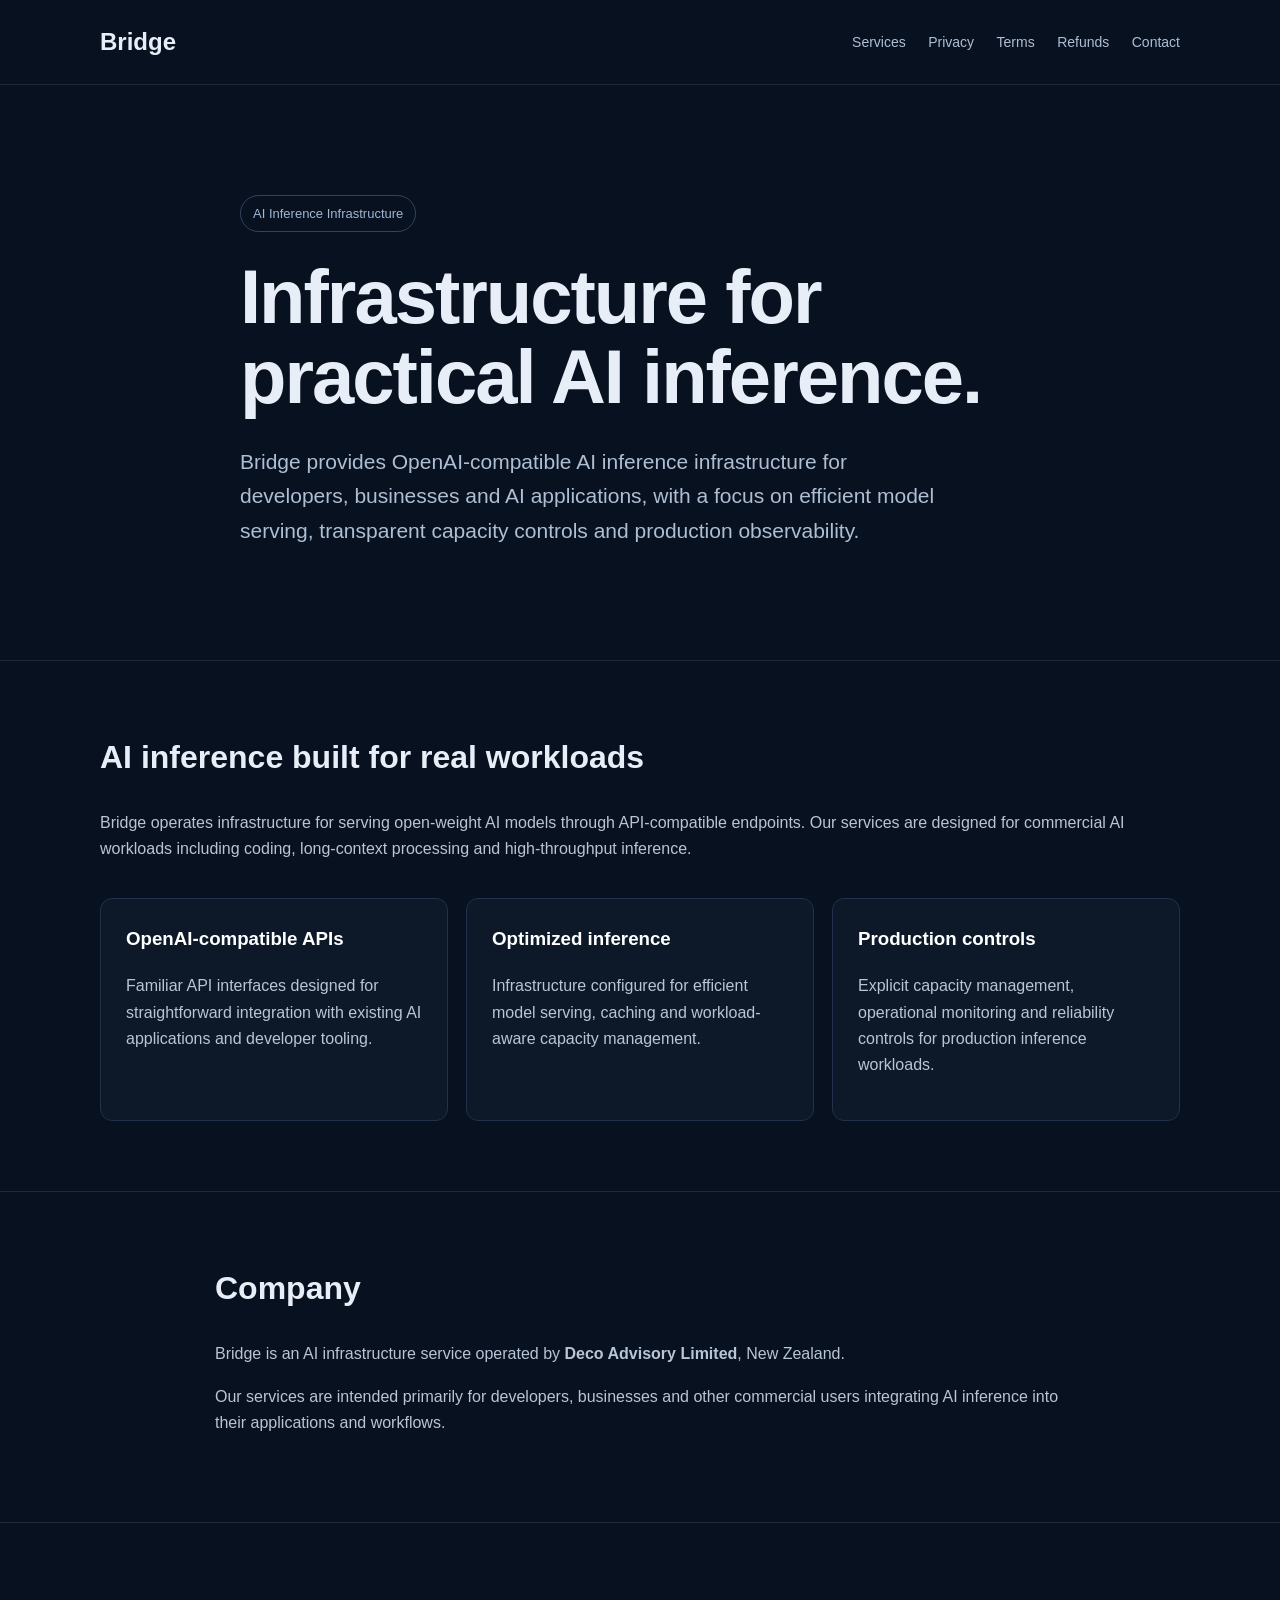
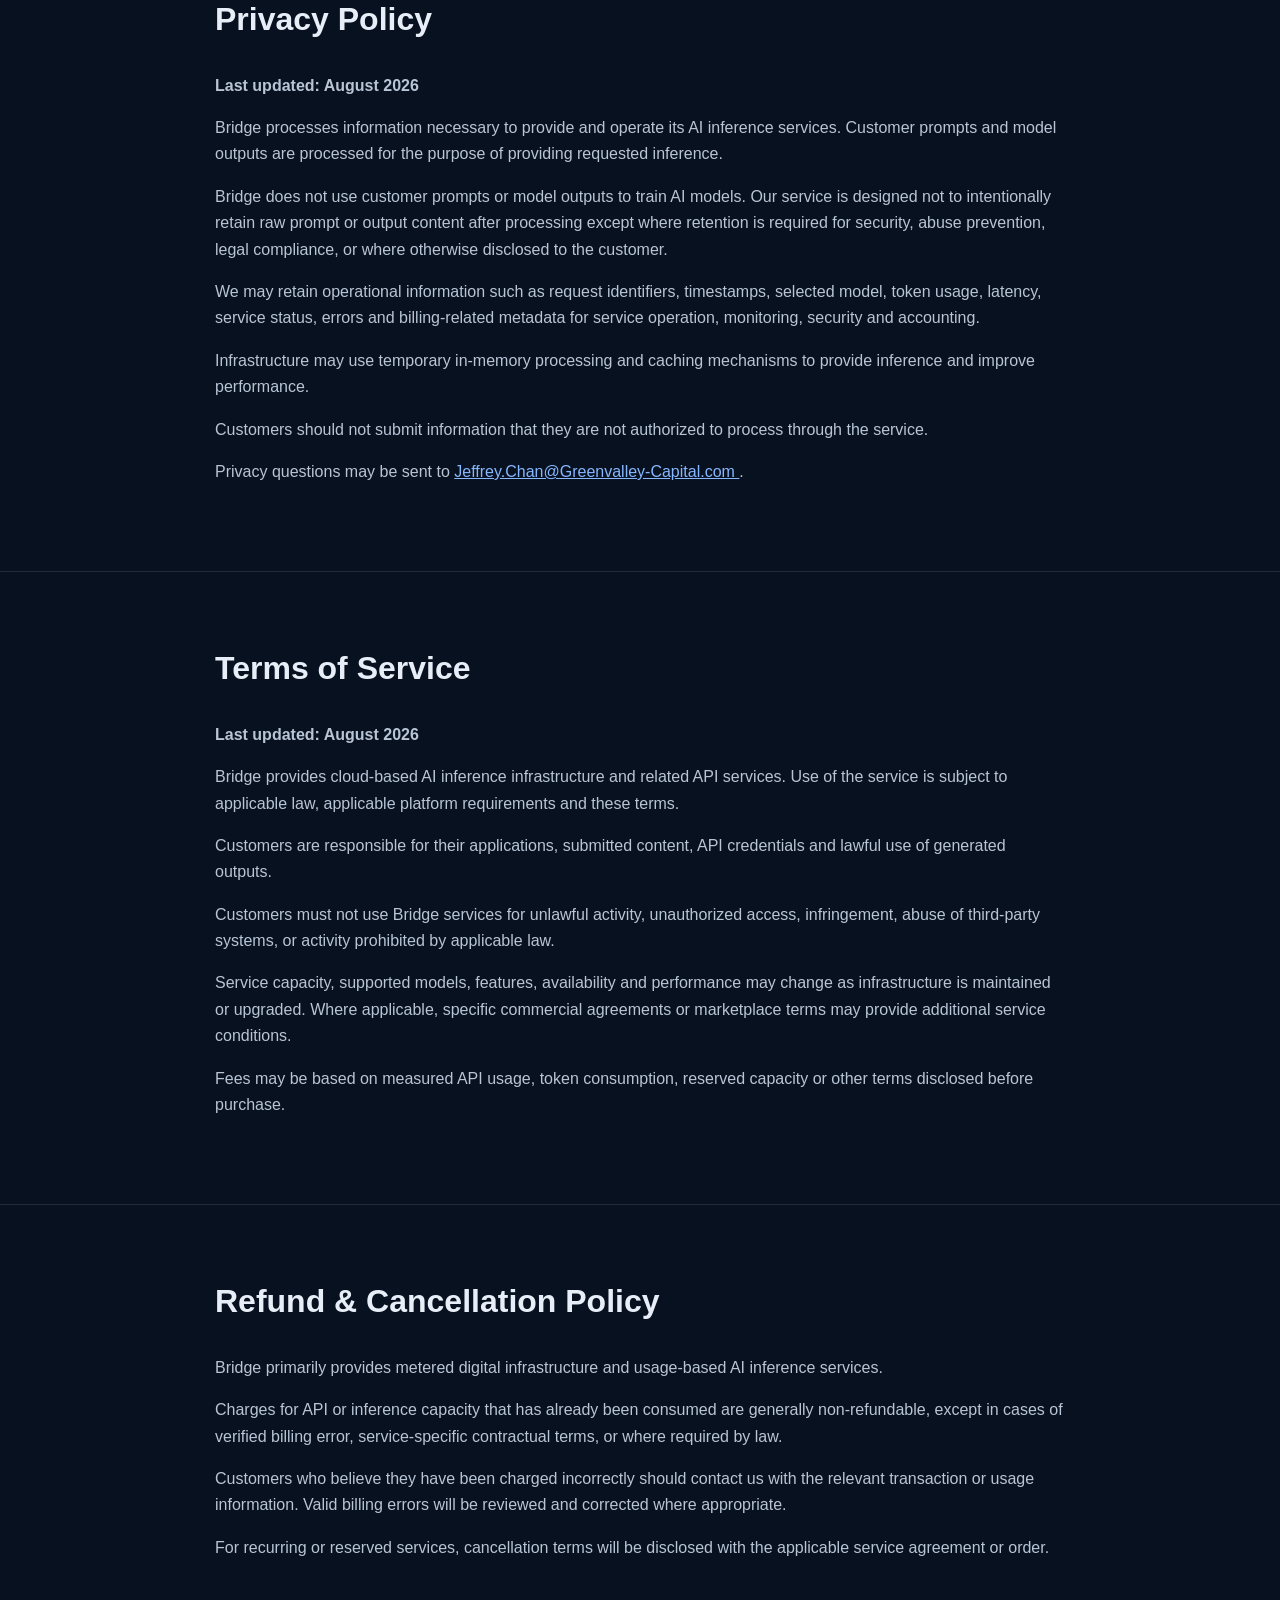
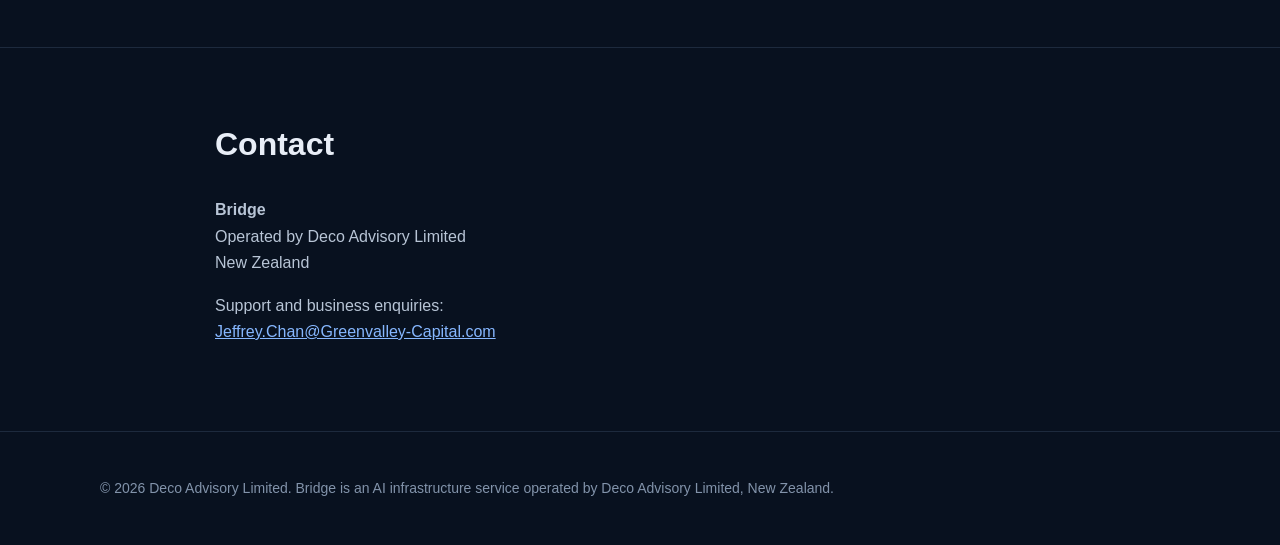
<file: index.html>
<!DOCTYPE html>
<html lang="en">
<head>
  <meta charset="UTF-8">
  <meta name="viewport" content="width=device-width, initial-scale=1.0">
  <meta name="description" content="Bridge provides OpenAI-compatible AI inference infrastructure for developers and businesses.">
  <title>Bridge | AI Inference Infrastructure</title>

  <style>
    * { box-sizing: border-box; }

    body {
      margin: 0;
      font-family: -apple-system, BlinkMacSystemFont, "Segoe UI", Arial, sans-serif;
      background: #08111f;
      color: #e8eef7;
      line-height: 1.65;
    }

    .container {
      width: min(1080px, 90%);
      margin: auto;
    }

    nav {
      padding: 22px 0;
      border-bottom: 1px solid #1d2a3d;
    }

    nav .container {
      display: flex;
      justify-content: space-between;
      align-items: center;
    }

    .brand {
      font-size: 24px;
      font-weight: 700;
    }

    nav a {
      color: #aebed3;
      text-decoration: none;
      margin-left: 18px;
      font-size: 14px;
    }

    .hero {
      padding: 110px 0 90px;
      max-width: 800px;
    }

    h1 {
      font-size: clamp(44px, 7vw, 76px);
      line-height: 1.05;
      margin: 0 0 28px;
      letter-spacing: -2px;
    }

    .hero p {
      font-size: 21px;
      color: #aebed3;
      max-width: 700px;
    }

    .tag {
      display: inline-block;
      margin-bottom: 25px;
      padding: 7px 12px;
      border: 1px solid #30445f;
      border-radius: 20px;
      color: #9fb7d4;
      font-size: 13px;
    }

    section {
      padding: 70px 0;
      border-top: 1px solid #1d2a3d;
    }

    h2 {
      font-size: 32px;
      margin-top: 0;
    }

    h3 {
      margin-top: 28px;
    }

    p, li {
      color: #b8c5d6;
    }

    .grid {
      display: grid;
      grid-template-columns: repeat(auto-fit, minmax(230px, 1fr));
      gap: 18px;
      margin-top: 35px;
    }

    .card {
      background: #0d1929;
      border: 1px solid #213149;
      border-radius: 12px;
      padding: 25px;
    }

    .card h3 {
      margin-top: 0;
      color: #fff;
    }

    .legal {
      max-width: 850px;
    }

    a {
      color: #86b7ff;
    }

    footer {
      border-top: 1px solid #1d2a3d;
      padding: 45px 0;
      color: #8293aa;
      font-size: 14px;
    }

    @media (max-width: 650px) {
      nav .links { display: none; }
      .hero { padding: 75px 0 60px; }
    }
  </style>
</head>

<body>

<nav>
  <div class="container">
    <div class="brand">Bridge</div>
    <div class="links">
      <a href="#services">Services</a>
      <a href="#privacy">Privacy</a>
      <a href="#terms">Terms</a>
      <a href="#refunds">Refunds</a>
      <a href="#contact">Contact</a>
    </div>
  </div>
</nav>

<main>

  <div class="container hero">
    <span class="tag">AI Inference Infrastructure</span>

    <h1>Infrastructure for practical AI inference.</h1>

    <p>
      Bridge provides OpenAI-compatible AI inference infrastructure
      for developers, businesses and AI applications, with a focus on
      efficient model serving, transparent capacity controls and
      production observability.
    </p>
  </div>

  <section id="services">
    <div class="container">
      <h2>AI inference built for real workloads</h2>

      <p>
        Bridge operates infrastructure for serving open-weight AI models
        through API-compatible endpoints. Our services are designed for
        commercial AI workloads including coding, long-context processing
        and high-throughput inference.
      </p>

      <div class="grid">

        <div class="card">
          <h3>OpenAI-compatible APIs</h3>
          <p>
            Familiar API interfaces designed for straightforward integration
            with existing AI applications and developer tooling.
          </p>
        </div>

        <div class="card">
          <h3>Optimized inference</h3>
          <p>
            Infrastructure configured for efficient model serving,
            caching and workload-aware capacity management.
          </p>
        </div>

        <div class="card">
          <h3>Production controls</h3>
          <p>
            Explicit capacity management, operational monitoring and
            reliability controls for production inference workloads.
          </p>
        </div>

      </div>
    </div>
  </section>

  <section id="company">
    <div class="container legal">
      <h2>Company</h2>

      <p>
        Bridge is an AI infrastructure service operated by
        <strong>Deco Advisory Limited</strong>, New Zealand.
      </p>

      <p>
        Our services are intended primarily for developers, businesses
        and other commercial users integrating AI inference into their
        applications and workflows.
      </p>
    </div>
  </section>

  <section id="privacy">
    <div class="container legal">
      <h2>Privacy Policy</h2>

      <p><strong>Last updated: August 2026</strong></p>

      <p>
        Bridge processes information necessary to provide and operate its
        AI inference services. Customer prompts and model outputs are
        processed for the purpose of providing requested inference.
      </p>

      <p>
        Bridge does not use customer prompts or model outputs to train AI
        models. Our service is designed not to intentionally retain raw
        prompt or output content after processing except where retention is
        required for security, abuse prevention, legal compliance, or where
        otherwise disclosed to the customer.
      </p>

      <p>
        We may retain operational information such as request identifiers,
        timestamps, selected model, token usage, latency, service status,
        errors and billing-related metadata for service operation,
        monitoring, security and accounting.
      </p>

      <p>
        Infrastructure may use temporary in-memory processing and caching
        mechanisms to provide inference and improve performance.
      </p>

      <p>
        Customers should not submit information that they are not authorized
        to process through the service.
      </p>

      <p>
        Privacy questions may be sent to
        <a href="mailto:Jeffrey.Chan@Greenvalley-Capital.com">
          Jeffrey.Chan@Greenvalley-Capital.com
        </a>.
      </p>
    </div>
  </section>

  <section id="terms">
    <div class="container legal">
      <h2>Terms of Service</h2>

      <p><strong>Last updated: August 2026</strong></p>

      <p>
        Bridge provides cloud-based AI inference infrastructure and related
        API services. Use of the service is subject to applicable law,
        applicable platform requirements and these terms.
      </p>

      <p>
        Customers are responsible for their applications, submitted content,
        API credentials and lawful use of generated outputs.
      </p>

      <p>
        Customers must not use Bridge services for unlawful activity,
        unauthorized access, infringement, abuse of third-party systems,
        or activity prohibited by applicable law.
      </p>

      <p>
        Service capacity, supported models, features, availability and
        performance may change as infrastructure is maintained or upgraded.
        Where applicable, specific commercial agreements or marketplace
        terms may provide additional service conditions.
      </p>

      <p>
        Fees may be based on measured API usage, token consumption,
        reserved capacity or other terms disclosed before purchase.
      </p>
    </div>
  </section>

  <section id="refunds">
    <div class="container legal">
      <h2>Refund &amp; Cancellation Policy</h2>

      <p>
        Bridge primarily provides metered digital infrastructure and
        usage-based AI inference services.
      </p>

      <p>
        Charges for API or inference capacity that has already been consumed
        are generally non-refundable, except in cases of verified billing
        error, service-specific contractual terms, or where required by law.
      </p>

      <p>
        Customers who believe they have been charged incorrectly should
        contact us with the relevant transaction or usage information.
        Valid billing errors will be reviewed and corrected where appropriate.
      </p>

      <p>
        For recurring or reserved services, cancellation terms will be
        disclosed with the applicable service agreement or order.
      </p>
    </div>
  </section>

  <section id="contact">
    <div class="container legal">
      <h2>Contact</h2>

      <p>
        <strong>Bridge</strong><br>
        Operated by Deco Advisory Limited<br>
        New Zealand
      </p>

      <p>
        Support and business enquiries:<br>
        <a href="mailto:Jeffrey.Chan@Greenvalley-Capital.com">
          Jeffrey.Chan@Greenvalley-Capital.com
        </a>
      </p>
    </div>
  </section>

</main>

<footer>
  <div class="container">
    © 2026 Deco Advisory Limited. Bridge is an AI infrastructure service operated by Deco Advisory Limited, New Zealand.
  </div>
</footer>

</body>
</html>
</file>
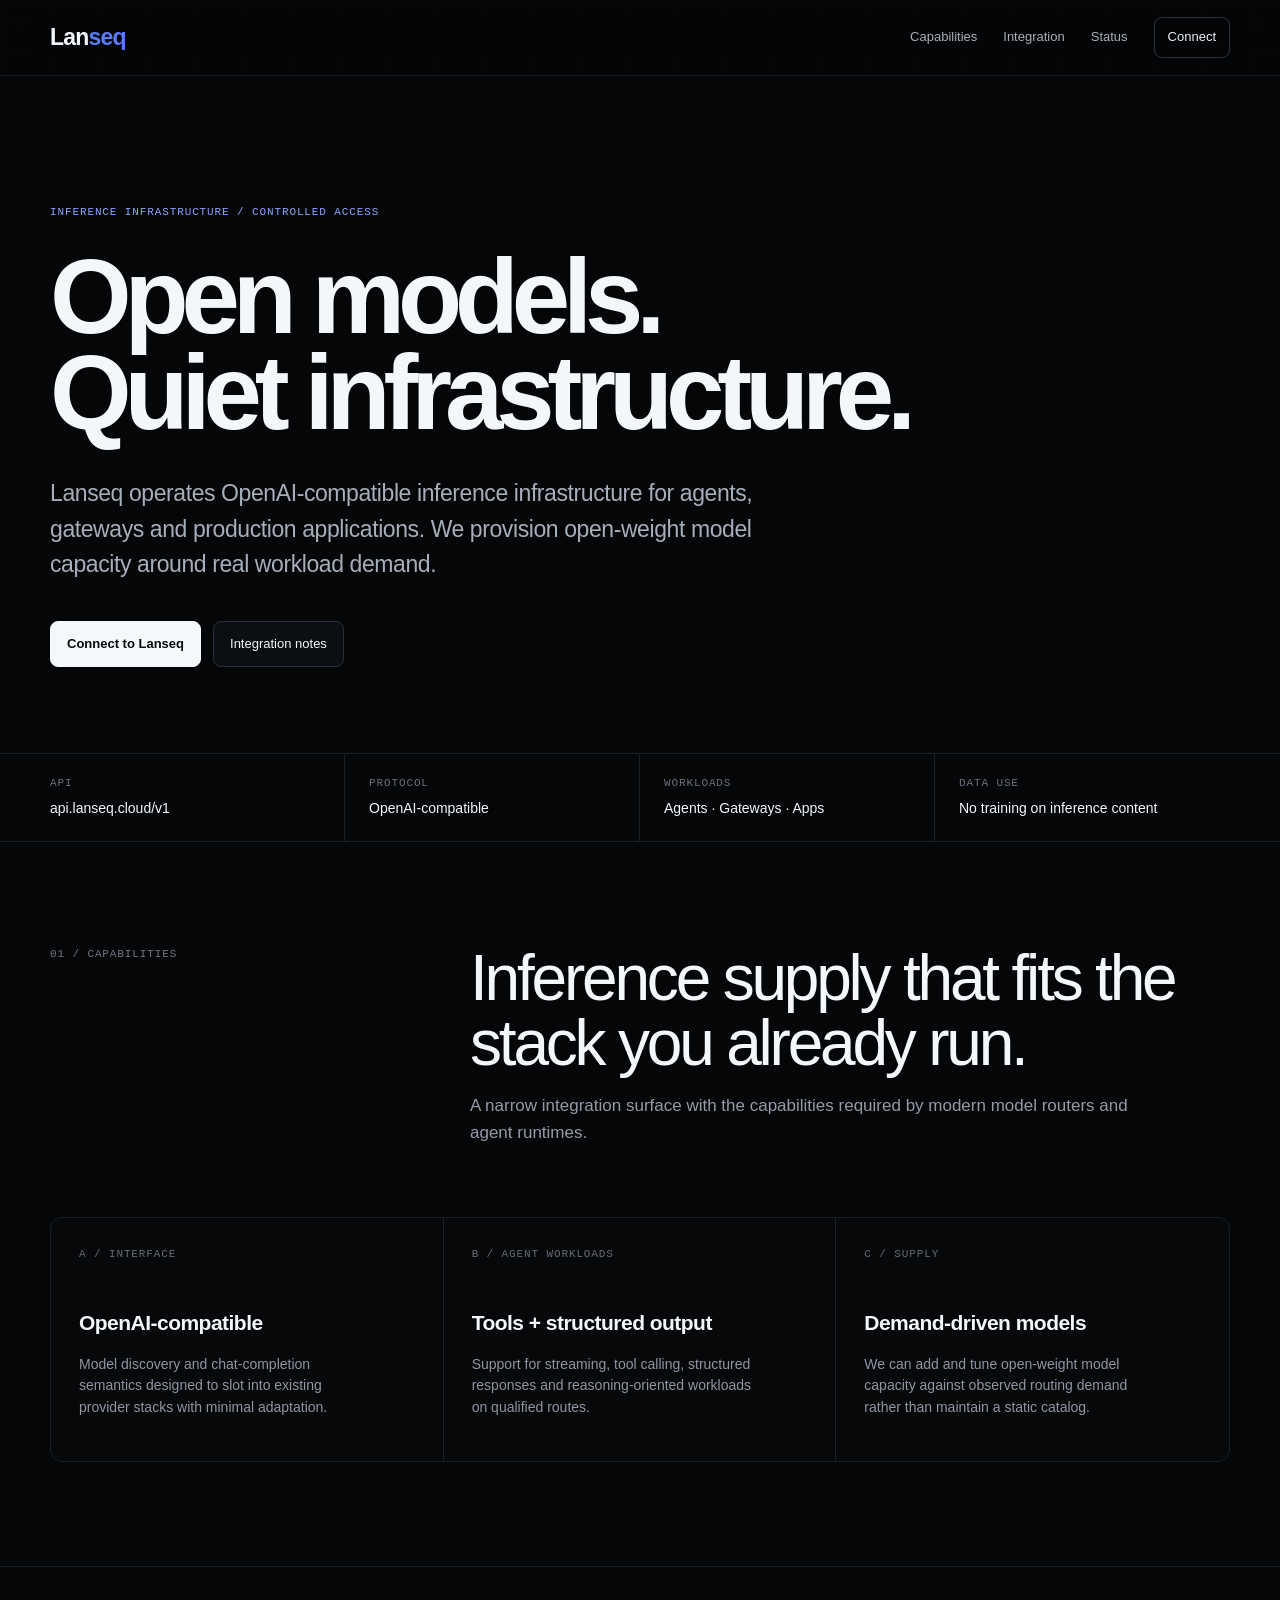
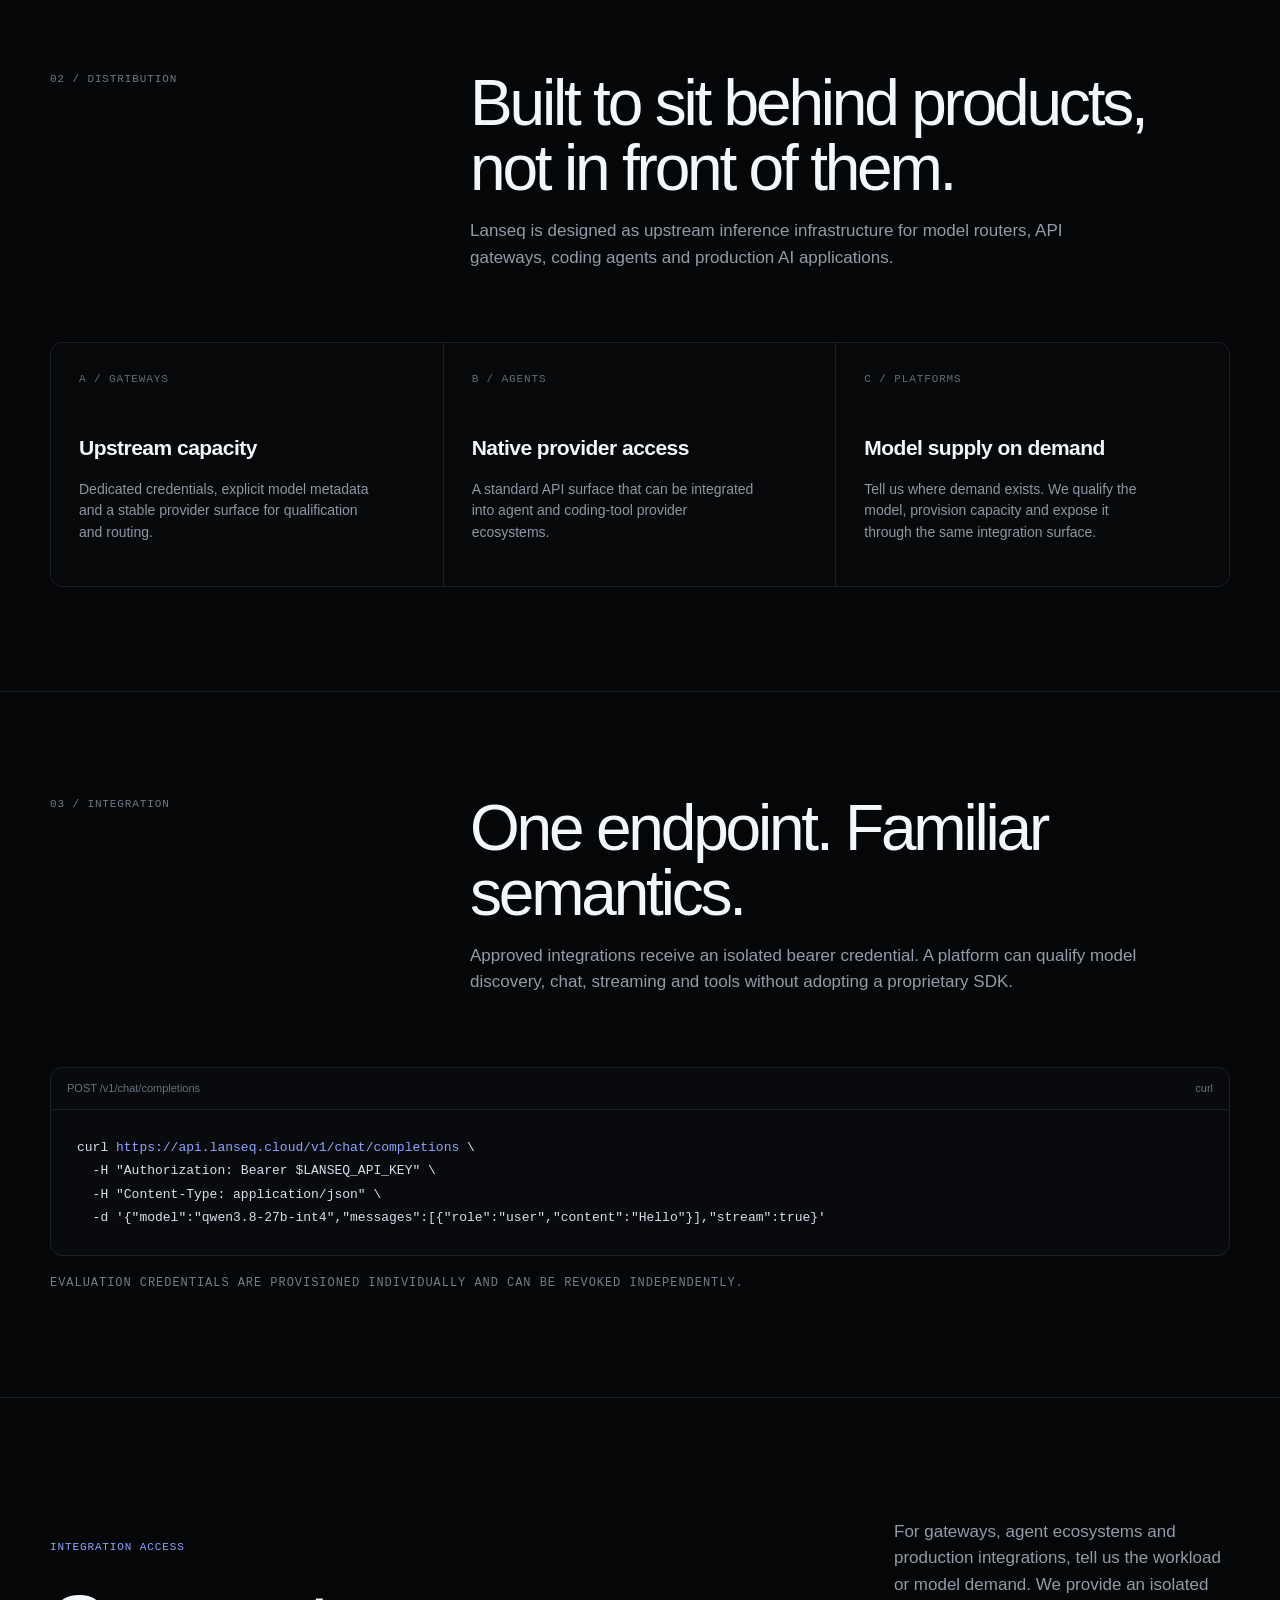
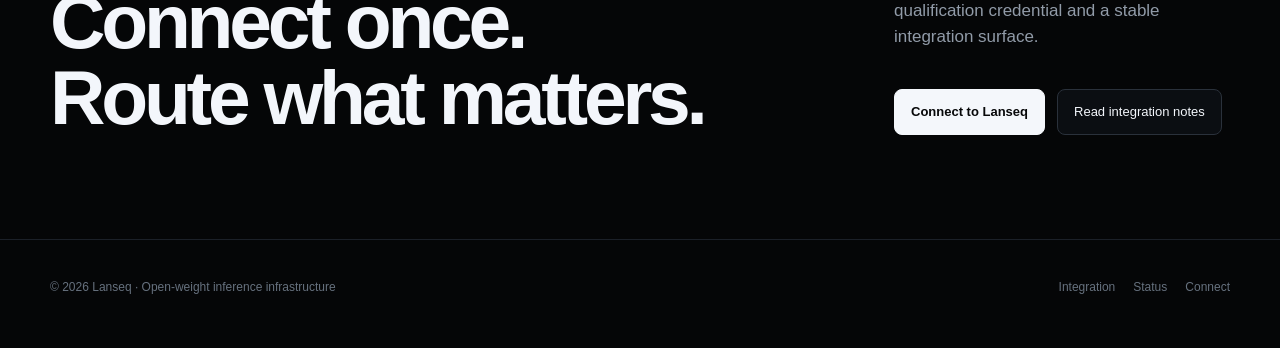
<file: lanseq/index.html>
<!doctype html><html lang="en"><head><meta charset="utf-8"><meta name="viewport" content="width=device-width,initial-scale=1"><meta name="description" content="Lanseq operates OpenAI-compatible inference infrastructure for open-weight models, agents, gateways and production applications."><title>Lanseq — Open-weight inference infrastructure</title><link rel="stylesheet" href="styles.css"></head><body><nav class="nav"><div class="wrap"><a class="wordmark" href="index.html">Lan<span>seq</span></a><div class="navlinks"><a href="#capabilities">Capabilities</a><a href="docs.html">Integration</a><a href="status.html">Status</a><a class="navcta" href="access.html">Connect</a></div></div></nav><main><section class="hero"><div class="wrap"><div class="eyebrow">Inference infrastructure / controlled access</div><h1>Open models.<br>Quiet infrastructure.</h1><p class="lead">Lanseq operates OpenAI-compatible inference infrastructure for agents, gateways and production applications. We provision open-weight model capacity around real workload demand.</p><div class="actions"><a class="btn primary" href="access.html">Connect to Lanseq</a><a class="btn" href="docs.html">Integration notes</a></div></div></section><div class="rail"><div class="wrap railgrid"><div class="railitem"><div class="k mono">API</div><div class="v">api.lanseq.cloud/v1</div></div><div class="railitem"><div class="k mono">Protocol</div><div class="v">OpenAI-compatible</div></div><div class="railitem"><div class="k mono">Workloads</div><div class="v">Agents · Gateways · Apps</div></div><div class="railitem"><div class="k mono">Data use</div><div class="v">No training on inference content</div></div></div></div><section class="section" id="capabilities"><div class="wrap"><div class="sectionhead"><div class="label mono">01 / Capabilities</div><div><h2>Inference supply that fits the stack you already run.</h2><p>A narrow integration surface with the capabilities required by modern model routers and agent runtimes.</p></div></div><div class="grid3"><div class="cell"><div class="n mono">A / Interface</div><h3>OpenAI-compatible</h3><p>Model discovery and chat-completion semantics designed to slot into existing provider stacks with minimal adaptation.</p></div><div class="cell"><div class="n mono">B / Agent workloads</div><h3>Tools + structured output</h3><p>Support for streaming, tool calling, structured responses and reasoning-oriented workloads on qualified routes.</p></div><div class="cell"><div class="n mono">C / Supply</div><h3>Demand-driven models</h3><p>We can add and tune open-weight model capacity against observed routing demand rather than maintain a static catalog.</p></div></div></div></section><section class="section"><div class="wrap"><div class="sectionhead"><div class="label mono">02 / Distribution</div><div><h2>Built to sit behind products, not in front of them.</h2><p>Lanseq is designed as upstream inference infrastructure for model routers, API gateways, coding agents and production AI applications.</p></div></div><div class="grid3"><div class="cell"><div class="n mono">A / Gateways</div><h3>Upstream capacity</h3><p>Dedicated credentials, explicit model metadata and a stable provider surface for qualification and routing.</p></div><div class="cell"><div class="n mono">B / Agents</div><h3>Native provider access</h3><p>A standard API surface that can be integrated into agent and coding-tool provider ecosystems.</p></div><div class="cell"><div class="n mono">C / Platforms</div><h3>Model supply on demand</h3><p>Tell us where demand exists. We qualify the model, provision capacity and expose it through the same integration surface.</p></div></div></div></section><section class="section"><div class="wrap"><div class="sectionhead"><div class="label mono">03 / Integration</div><div><h2>One endpoint. Familiar semantics.</h2><p>Approved integrations receive an isolated bearer credential. A platform can qualify model discovery, chat, streaming and tools without adopting a proprietary SDK.</p></div></div><div class="code"><div class="codebar"><span>POST /v1/chat/completions</span><span>curl</span></div><pre>curl <span class="blue">https://api.lanseq.cloud/v1/chat/completions</span> \
  -H "Authorization: Bearer $LANSEQ_API_KEY" \
  -H "Content-Type: application/json" \
  -d '{"model":"qwen3.8-27b-int4","messages":[{"role":"user","content":"Hello"}],"stream":true}'</pre></div><div class="note mono">Evaluation credentials are provisioned individually and can be revoked independently.</div></div></section><section class="section"><div class="wrap accessbox"><div><div class="eyebrow">Integration access</div><h2>Connect once.<br>Route what matters.</h2></div><div><p>For gateways, agent ecosystems and production integrations, tell us the workload or model demand. We provide an isolated qualification credential and a stable integration surface.</p><div class="actions"><a class="btn primary" href="access.html">Connect to Lanseq</a><a class="btn" href="docs.html">Read integration notes</a></div></div></div></section></main><footer class="footer"><div class="wrap"><div>© 2026 Lanseq · Open-weight inference infrastructure</div><div class="footlinks"><a href="docs.html">Integration</a><a href="status.html">Status</a><a href="access.html">Connect</a></div></div></footer></body></html>
</file>
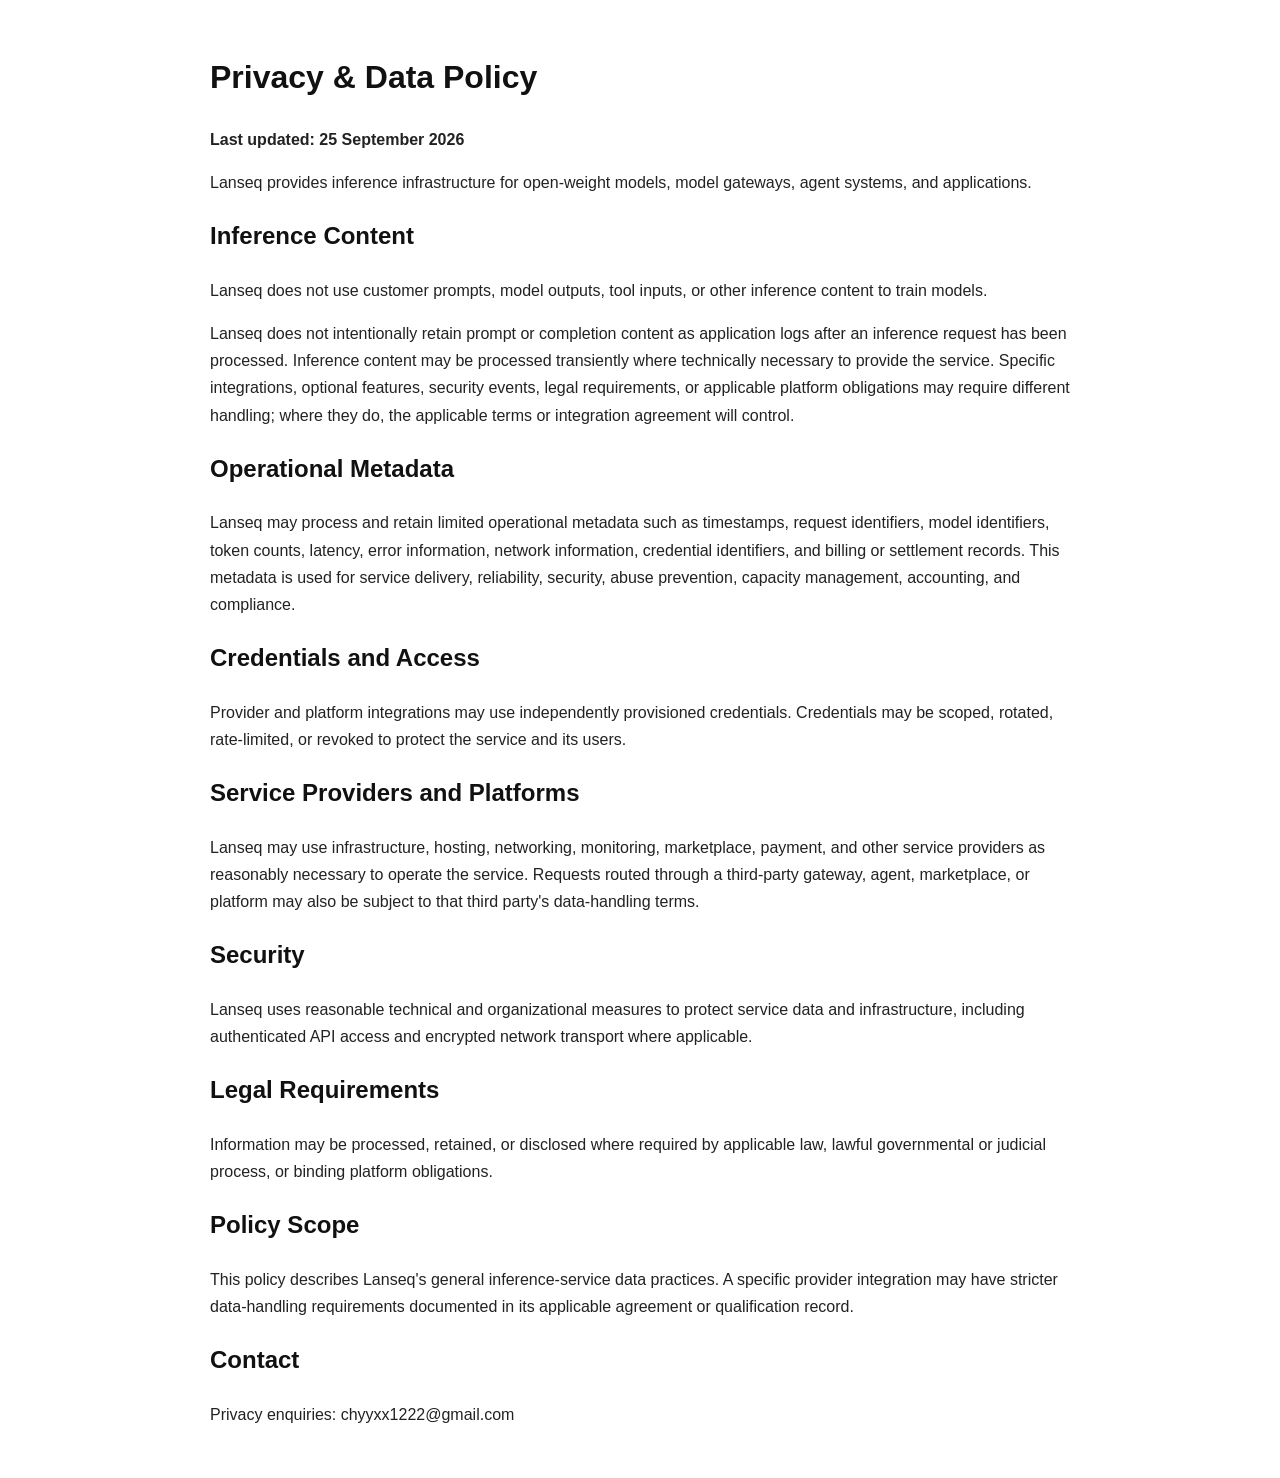
<file: privacy.html>
<!DOCTYPE html>
<html lang="en">
<head>
<meta charset="UTF-8">
<meta name="viewport" content="width=device-width, initial-scale=1.0">
<title>Privacy & Data Policy — Lanseq</title>
<style>
body{font-family:Arial,sans-serif;max-width:860px;margin:50px auto;padding:0 20px;line-height:1.7;color:#222}
h1,h2{color:#111}
</style>
</head>
<body>
<h1>Privacy & Data Policy</h1>
<p><strong>Last updated: 25 September 2026</strong></p>

<p>Lanseq provides inference infrastructure for open-weight models, model gateways, agent systems, and applications.</p>

<h2>Inference Content</h2>
<p>Lanseq does not use customer prompts, model outputs, tool inputs, or other inference content to train models.</p>
<p>Lanseq does not intentionally retain prompt or completion content as application logs after an inference request has been processed. Inference content may be processed transiently where technically necessary to provide the service. Specific integrations, optional features, security events, legal requirements, or applicable platform obligations may require different handling; where they do, the applicable terms or integration agreement will control.</p>

<h2>Operational Metadata</h2>
<p>Lanseq may process and retain limited operational metadata such as timestamps, request identifiers, model identifiers, token counts, latency, error information, network information, credential identifiers, and billing or settlement records. This metadata is used for service delivery, reliability, security, abuse prevention, capacity management, accounting, and compliance.</p>

<h2>Credentials and Access</h2>
<p>Provider and platform integrations may use independently provisioned credentials. Credentials may be scoped, rotated, rate-limited, or revoked to protect the service and its users.</p>

<h2>Service Providers and Platforms</h2>
<p>Lanseq may use infrastructure, hosting, networking, monitoring, marketplace, payment, and other service providers as reasonably necessary to operate the service. Requests routed through a third-party gateway, agent, marketplace, or platform may also be subject to that third party's data-handling terms.</p>

<h2>Security</h2>
<p>Lanseq uses reasonable technical and organizational measures to protect service data and infrastructure, including authenticated API access and encrypted network transport where applicable.</p>

<h2>Legal Requirements</h2>
<p>Information may be processed, retained, or disclosed where required by applicable law, lawful governmental or judicial process, or binding platform obligations.</p>

<h2>Policy Scope</h2>
<p>This policy describes Lanseq's general inference-service data practices. A specific provider integration may have stricter data-handling requirements documented in its applicable agreement or qualification record.</p>

<h2>Contact</h2>
<p>Privacy enquiries: chyyxx1222@gmail.com</p>
</body>
</html>
</file>
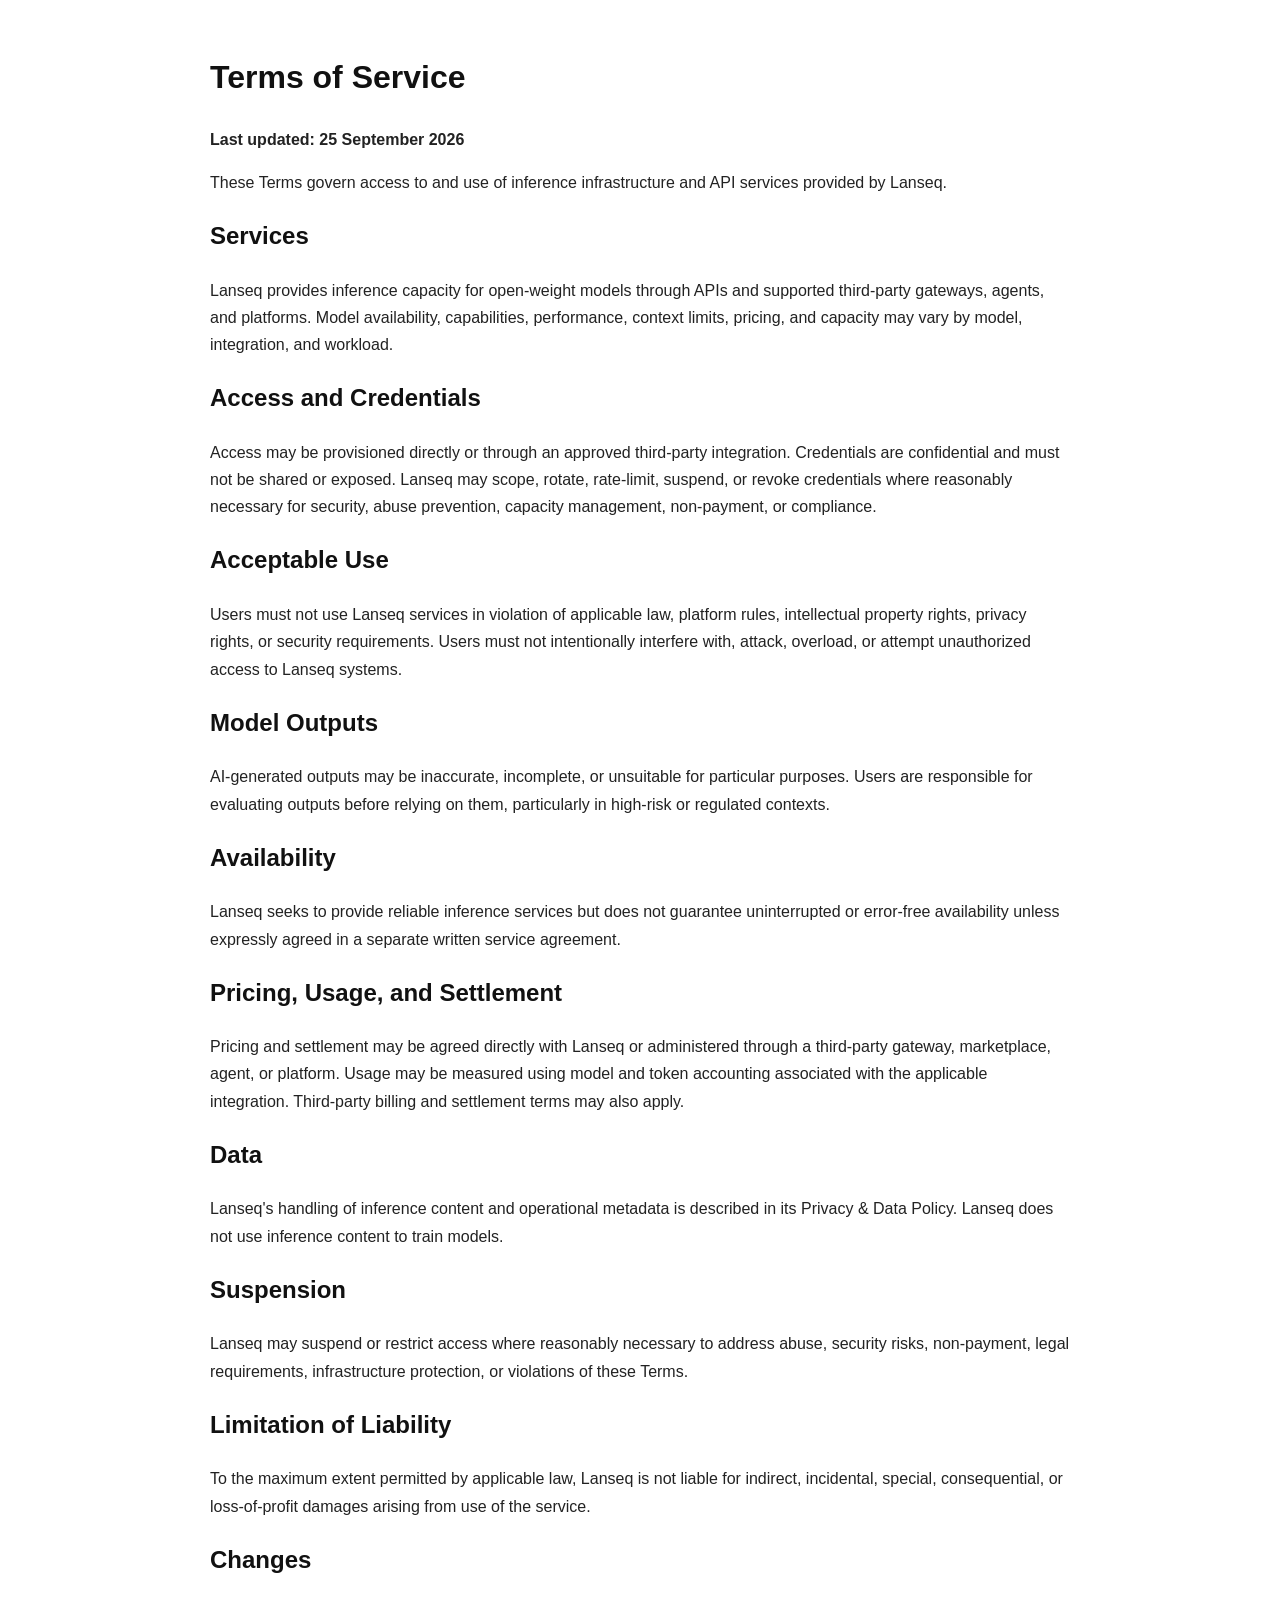
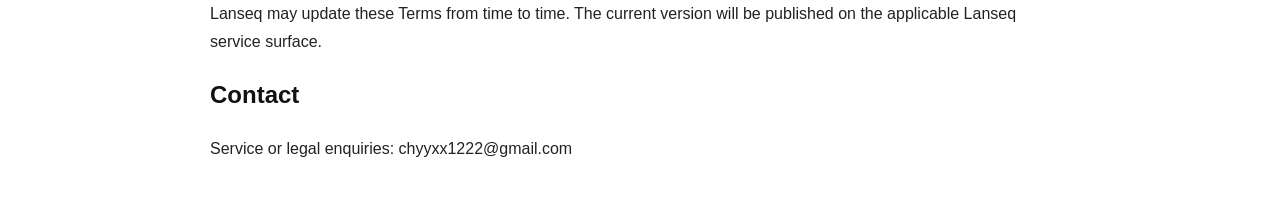
<file: terms.html>
<!DOCTYPE html>
<html lang="en">
<head>
<meta charset="UTF-8">
<meta name="viewport" content="width=device-width, initial-scale=1.0">
<title>Terms of Service — Lanseq</title>
<style>
body{font-family:Arial,sans-serif;max-width:860px;margin:50px auto;padding:0 20px;line-height:1.7;color:#222}
h1,h2{color:#111}
</style>
</head>
<body>
<h1>Terms of Service</h1>
<p><strong>Last updated: 25 September 2026</strong></p>

<p>These Terms govern access to and use of inference infrastructure and API services provided by Lanseq.</p>

<h2>Services</h2>
<p>Lanseq provides inference capacity for open-weight models through APIs and supported third-party gateways, agents, and platforms. Model availability, capabilities, performance, context limits, pricing, and capacity may vary by model, integration, and workload.</p>

<h2>Access and Credentials</h2>
<p>Access may be provisioned directly or through an approved third-party integration. Credentials are confidential and must not be shared or exposed. Lanseq may scope, rotate, rate-limit, suspend, or revoke credentials where reasonably necessary for security, abuse prevention, capacity management, non-payment, or compliance.</p>

<h2>Acceptable Use</h2>
<p>Users must not use Lanseq services in violation of applicable law, platform rules, intellectual property rights, privacy rights, or security requirements. Users must not intentionally interfere with, attack, overload, or attempt unauthorized access to Lanseq systems.</p>

<h2>Model Outputs</h2>
<p>AI-generated outputs may be inaccurate, incomplete, or unsuitable for particular purposes. Users are responsible for evaluating outputs before relying on them, particularly in high-risk or regulated contexts.</p>

<h2>Availability</h2>
<p>Lanseq seeks to provide reliable inference services but does not guarantee uninterrupted or error-free availability unless expressly agreed in a separate written service agreement.</p>

<h2>Pricing, Usage, and Settlement</h2>
<p>Pricing and settlement may be agreed directly with Lanseq or administered through a third-party gateway, marketplace, agent, or platform. Usage may be measured using model and token accounting associated with the applicable integration. Third-party billing and settlement terms may also apply.</p>

<h2>Data</h2>
<p>Lanseq's handling of inference content and operational metadata is described in its Privacy & Data Policy. Lanseq does not use inference content to train models.</p>

<h2>Suspension</h2>
<p>Lanseq may suspend or restrict access where reasonably necessary to address abuse, security risks, non-payment, legal requirements, infrastructure protection, or violations of these Terms.</p>

<h2>Limitation of Liability</h2>
<p>To the maximum extent permitted by applicable law, Lanseq is not liable for indirect, incidental, special, consequential, or loss-of-profit damages arising from use of the service.</p>

<h2>Changes</h2>
<p>Lanseq may update these Terms from time to time. The current version will be published on the applicable Lanseq service surface.</p>

<h2>Contact</h2>
<p>Service or legal enquiries: chyyxx1222@gmail.com</p>
</body>
</html>
</file>
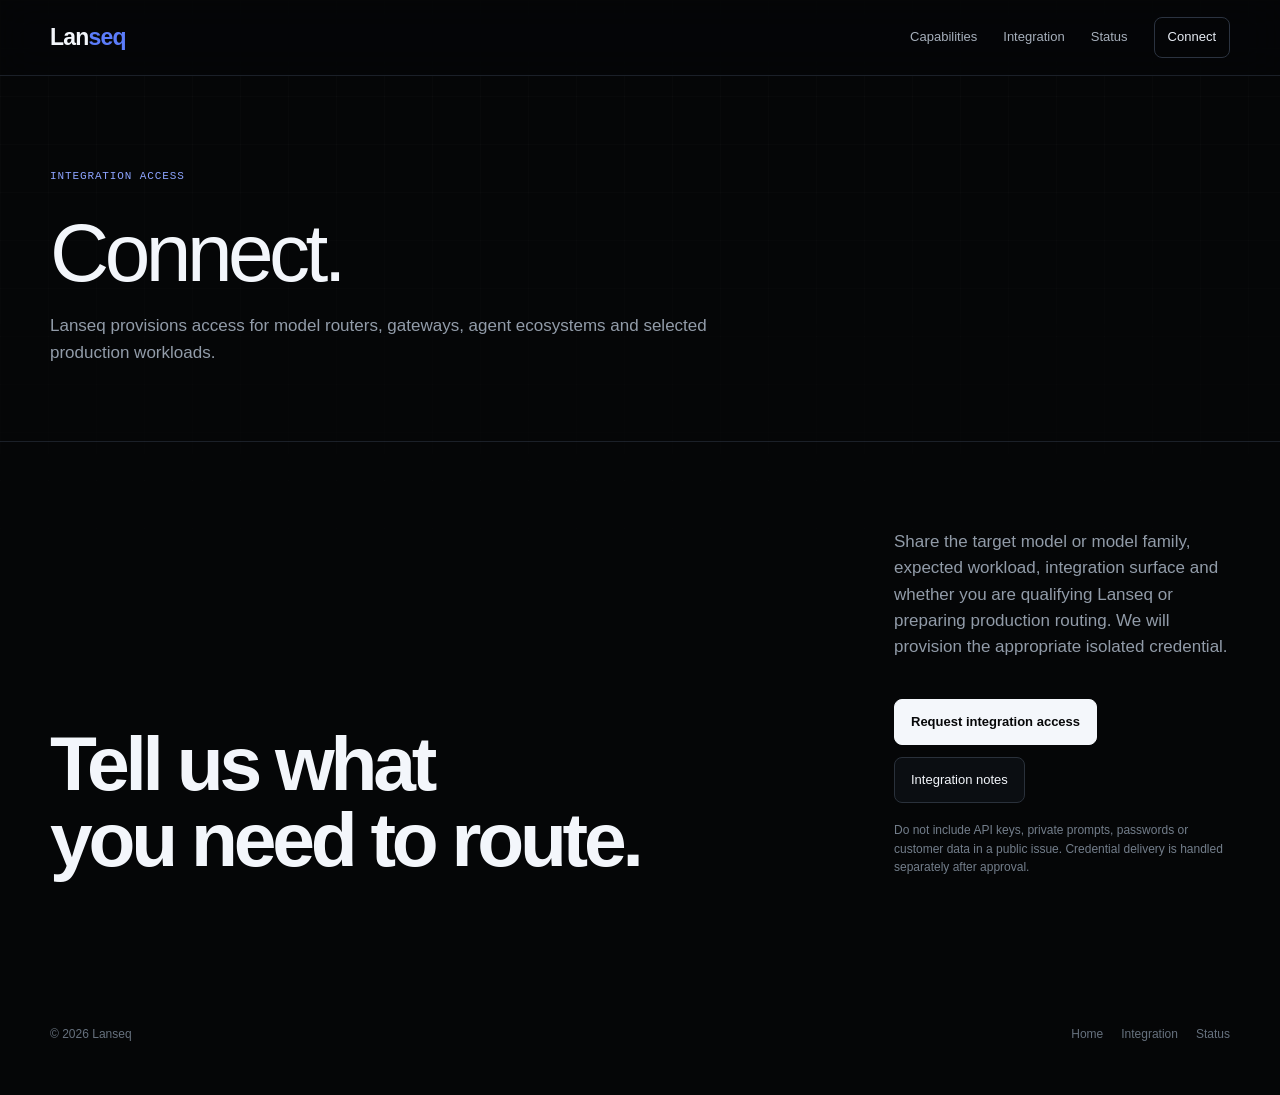
<file: lanseq/access.html>
<!doctype html><html lang="en"><head><meta charset="utf-8"><meta name="viewport" content="width=device-width,initial-scale=1"><title>Connect — Lanseq</title><link rel="stylesheet" href="styles.css"></head><body><nav class="nav"><div class="wrap"><a class="wordmark" href="index.html">Lan<span>seq</span></a><div class="navlinks"><a href="index.html#capabilities">Capabilities</a><a href="docs.html">Integration</a><a href="status.html">Status</a><a class="navcta" href="access.html">Connect</a></div></div></nav><header class="pagehero"><div class="wrap"><div class="eyebrow">Integration access</div><h1>Connect.</h1><p>Lanseq provisions access for model routers, gateways, agent ecosystems and selected production workloads.</p></div></header><main class="content"><div class="wrap accessbox"><div><h2>Tell us what<br>you need to route.</h2></div><div><p>Share the target model or model family, expected workload, integration surface and whether you are qualifying Lanseq or preparing production routing. We will provision the appropriate isolated credential.</p><div class="actions"><a class="btn primary" href="https://github.com/CHYYX/Bridge-ai/issues/new?title=Lanseq%20integration%20request">Request integration access</a><a class="btn" href="docs.html">Integration notes</a></div><div class="note">Do not include API keys, private prompts, passwords or customer data in a public issue. Credential delivery is handled separately after approval.</div></div></div></main><footer class="footer"><div class="wrap"><div>© 2026 Lanseq</div><div class="footlinks"><a href="index.html">Home</a><a href="docs.html">Integration</a><a href="status.html">Status</a></div></div></footer></body></html>
</file>
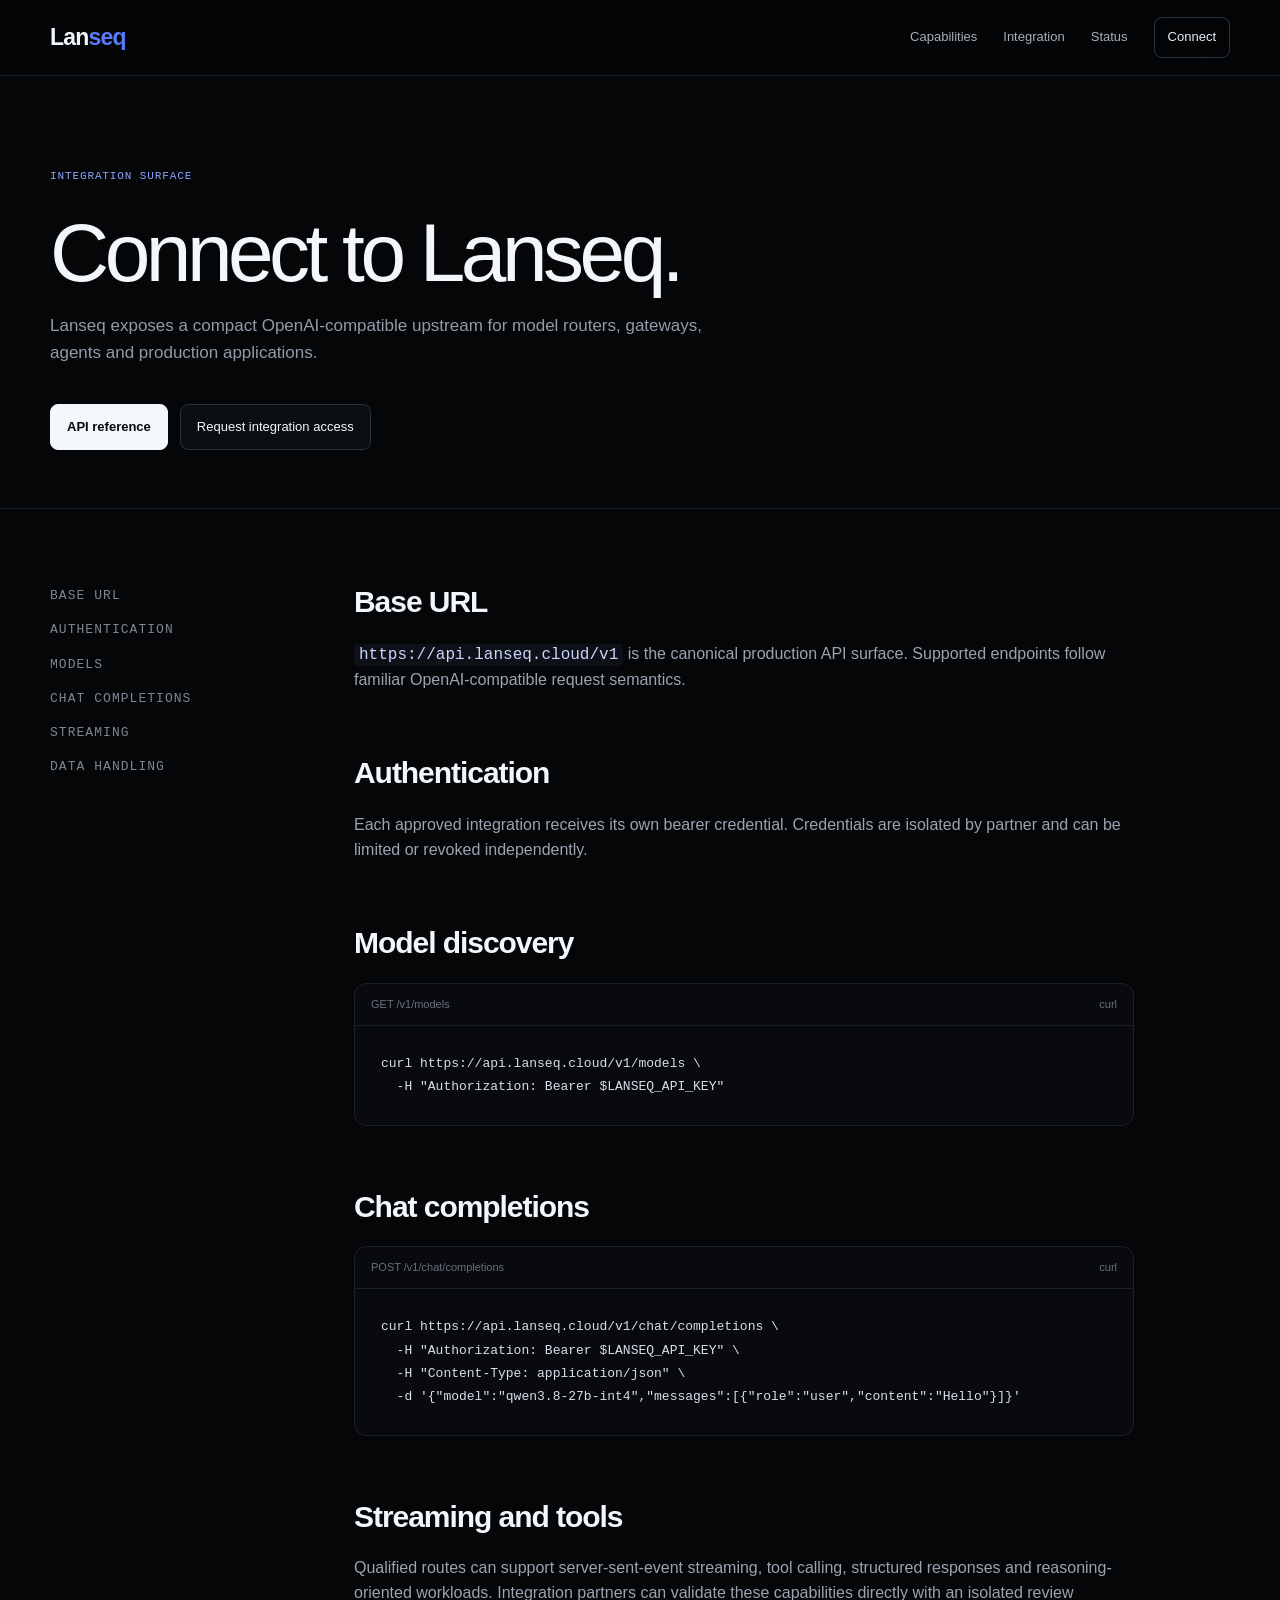
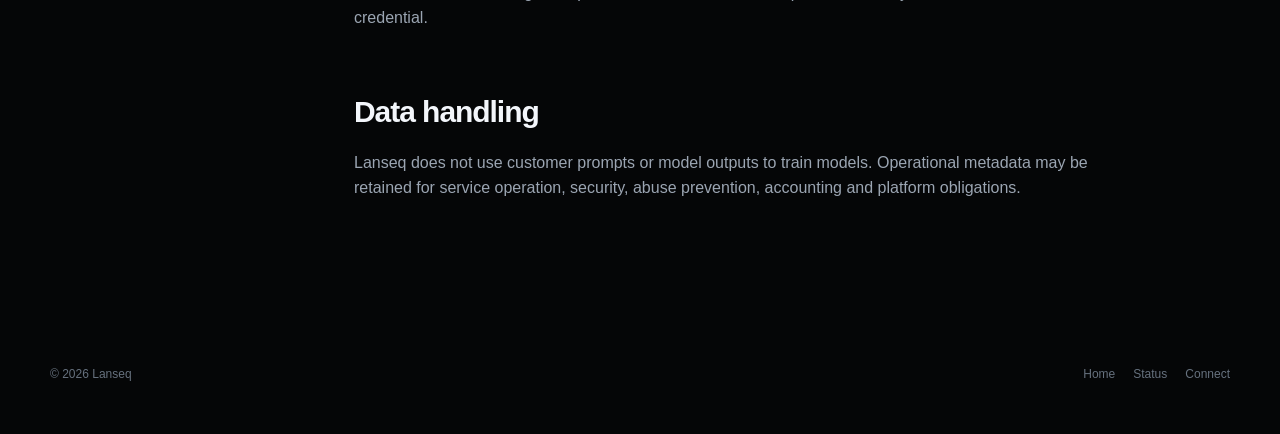
<file: lanseq/docs.html>
<!doctype html><html lang="en"><head><meta charset="utf-8"><meta name="viewport" content="width=device-width,initial-scale=1"><title>Integration — Lanseq</title><link rel="stylesheet" href="styles.css"></head><body><nav class="nav"><div class="wrap"><a class="wordmark" href="index.html">Lan<span>seq</span></a><div class="navlinks"><a href="index.html#capabilities">Capabilities</a><a href="docs.html">Integration</a><a href="status.html">Status</a><a class="navcta" href="access.html">Connect</a></div></div></nav><header class="pagehero"><div class="wrap"><div class="eyebrow">Integration surface</div><h1>Connect to Lanseq.</h1><p>Lanseq exposes a compact OpenAI-compatible upstream for model routers, gateways, agents and production applications.</p><div class="actions"><a class="btn primary" href="https://api.lanseq.cloud/docs">API reference</a><a class="btn" href="access.html">Request integration access</a></div></div></header><main class="content"><div class="wrap docgrid"><aside class="toc mono"><a href="#base">Base URL</a><a href="#auth">Authentication</a><a href="#models">Models</a><a href="#chat">Chat completions</a><a href="#stream">Streaming</a><a href="#data">Data handling</a></aside><article class="prose"><h2 id="base">Base URL</h2><p><code>https://api.lanseq.cloud/v1</code> is the canonical production API surface. Supported endpoints follow familiar OpenAI-compatible request semantics.</p><h2 id="auth">Authentication</h2><p>Each approved integration receives its own bearer credential. Credentials are isolated by partner and can be limited or revoked independently.</p><h2 id="models">Model discovery</h2><div class="code"><div class="codebar"><span>GET /v1/models</span><span>curl</span></div><pre>curl https://api.lanseq.cloud/v1/models \
  -H "Authorization: Bearer $LANSEQ_API_KEY"</pre></div><h2 id="chat">Chat completions</h2><div class="code"><div class="codebar"><span>POST /v1/chat/completions</span><span>curl</span></div><pre>curl https://api.lanseq.cloud/v1/chat/completions \
  -H "Authorization: Bearer $LANSEQ_API_KEY" \
  -H "Content-Type: application/json" \
  -d '{"model":"qwen3.8-27b-int4","messages":[{"role":"user","content":"Hello"}]}'</pre></div><h2 id="stream">Streaming and tools</h2><p>Qualified routes can support server-sent-event streaming, tool calling, structured responses and reasoning-oriented workloads. Integration partners can validate these capabilities directly with an isolated review credential.</p><h2 id="data">Data handling</h2><p>Lanseq does not use customer prompts or model outputs to train models. Operational metadata may be retained for service operation, security, abuse prevention, accounting and platform obligations.</p></article></div></main><footer class="footer"><div class="wrap"><div>© 2026 Lanseq</div><div class="footlinks"><a href="index.html">Home</a><a href="status.html">Status</a><a href="access.html">Connect</a></div></div></footer></body></html>
</file>
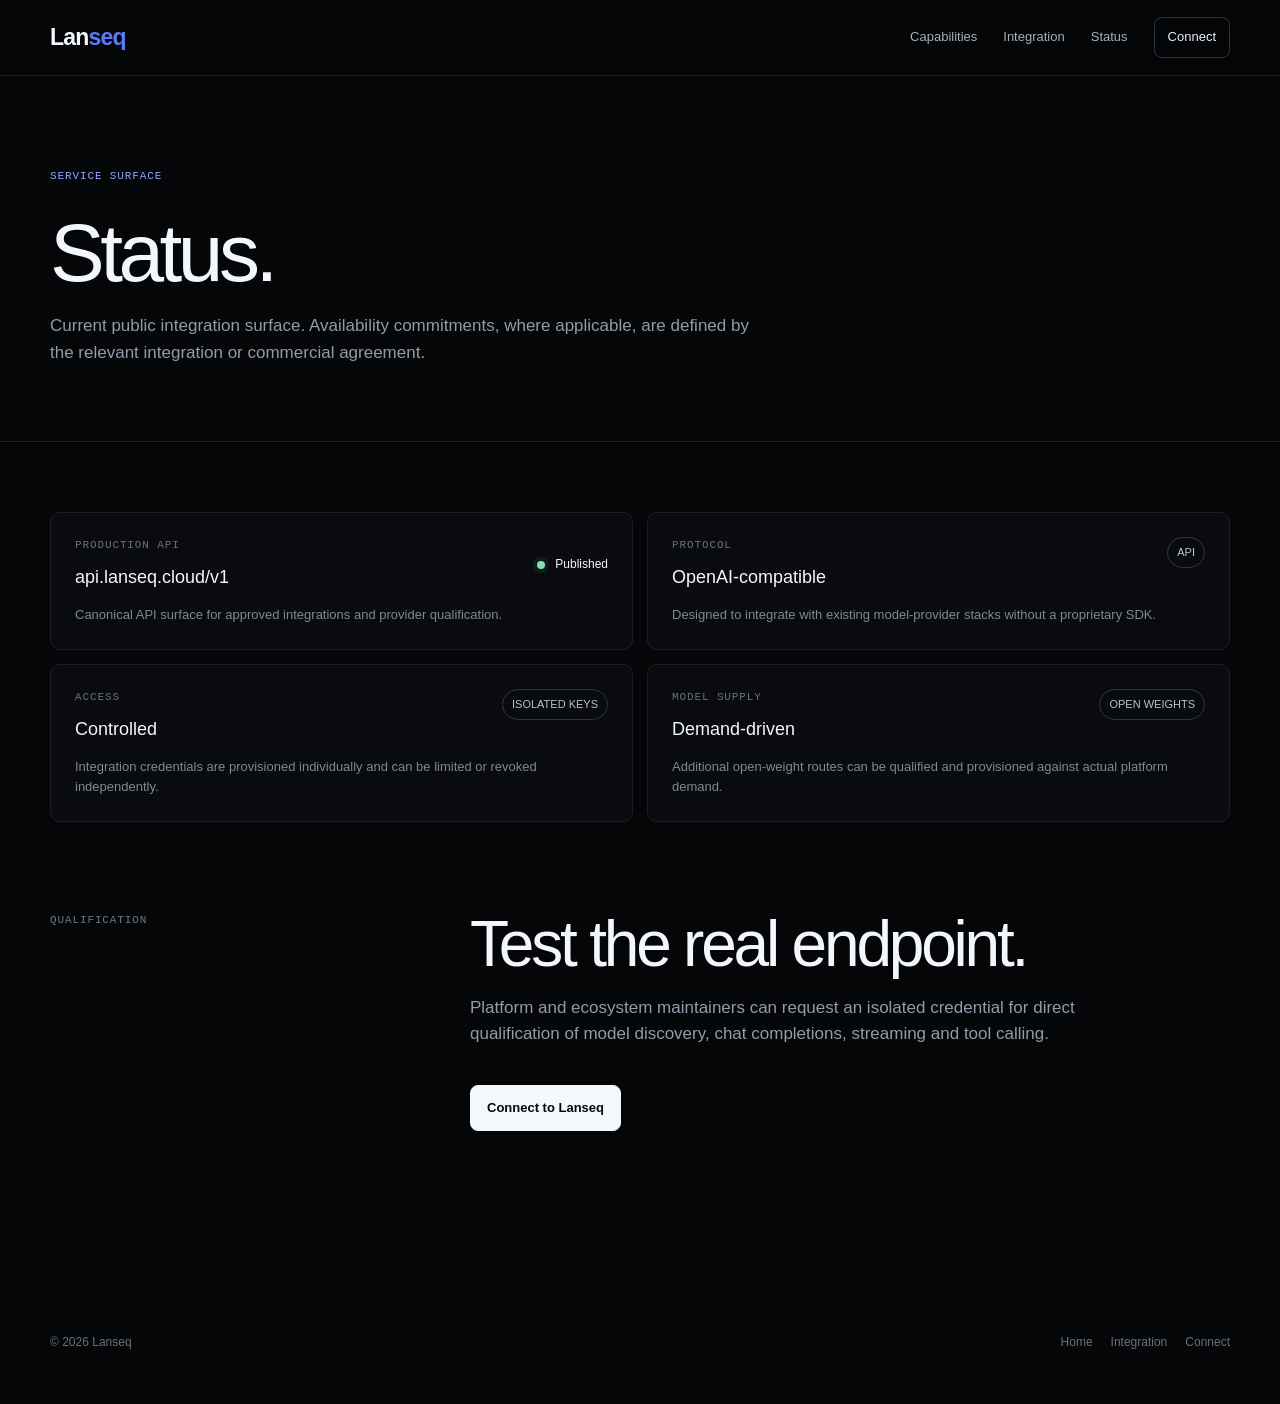
<file: lanseq/status.html>
<!doctype html><html lang="en"><head><meta charset="utf-8"><meta name="viewport" content="width=device-width,initial-scale=1"><title>Status — Lanseq</title><link rel="stylesheet" href="styles.css"></head><body><nav class="nav"><div class="wrap"><a class="wordmark" href="index.html">Lan<span>seq</span></a><div class="navlinks"><a href="index.html#capabilities">Capabilities</a><a href="docs.html">Integration</a><a href="status.html">Status</a><a class="navcta" href="access.html">Connect</a></div></div></nav><header class="pagehero"><div class="wrap"><div class="eyebrow">Service surface</div><h1>Status.</h1><p>Current public integration surface. Availability commitments, where applicable, are defined by the relevant integration or commercial agreement.</p></div></header><main class="content"><div class="wrap"><div class="statuscards"><div class="statuscard"><div class="top"><div><div class="mono dim">Production API</div><div class="sv">api.lanseq.cloud/v1</div></div><div class="statusline"><span class="dot"></span><span>Published</span></div></div><p>Canonical API surface for approved integrations and provider qualification.</p></div><div class="statuscard"><div class="top"><div><div class="mono dim">Protocol</div><div class="sv">OpenAI-compatible</div></div><span class="pill">API</span></div><p>Designed to integrate with existing model-provider stacks without a proprietary SDK.</p></div><div class="statuscard"><div class="top"><div><div class="mono dim">Access</div><div class="sv">Controlled</div></div><span class="pill">ISOLATED KEYS</span></div><p>Integration credentials are provisioned individually and can be limited or revoked independently.</p></div><div class="statuscard"><div class="top"><div><div class="mono dim">Model supply</div><div class="sv">Demand-driven</div></div><span class="pill">OPEN WEIGHTS</span></div><p>Additional open-weight routes can be qualified and provisioned against actual platform demand.</p></div></div><div class="sectionhead spaced"><div class="label mono">Qualification</div><div><h2>Test the real endpoint.</h2><p>Platform and ecosystem maintainers can request an isolated credential for direct qualification of model discovery, chat completions, streaming and tool calling.</p><div class="actions"><a class="btn primary" href="access.html">Connect to Lanseq</a></div></div></div></div></main><footer class="footer"><div class="wrap"><div>© 2026 Lanseq</div><div class="footlinks"><a href="index.html">Home</a><a href="docs.html">Integration</a><a href="access.html">Connect</a></div></div></footer></body></html>
</file>
<file: lanseq/styles.css>
:root{--bg:#050607;--text:#f3f6fb;--line:#1b2028;--blue:#5b7cfa;--blue2:#8da4ff;--ok:#7fe3ad;--max:1180px}*{box-sizing:border-box}html{scroll-behavior:smooth}body{margin:0;background:var(--bg);color:var(--text);font-family:Inter,ui-sans-serif,-apple-system,BlinkMacSystemFont,"Segoe UI",sans-serif;line-height:1.55;-webkit-font-smoothing:antialiased}body:before{content:"";position:fixed;inset:0;pointer-events:none;background-image:linear-gradient(rgba(255,255,255,.018) 1px,transparent 1px),linear-gradient(90deg,rgba(255,255,255,.018) 1px,transparent 1px);background-size:48px 48px;mask-image:linear-gradient(to bottom,black,transparent 72%)}a{color:inherit;text-decoration:none}.wrap{width:min(var(--max),calc(100% - 44px));margin:auto}.nav{height:76px;border-bottom:1px solid var(--line);display:flex;align-items:center;position:sticky;top:0;background:rgba(5,6,7,.86);backdrop-filter:blur(18px);z-index:10}.nav .wrap{display:flex;align-items:center;justify-content:space-between}.wordmark{font-weight:650;letter-spacing:-.035em;font-size:23px}.wordmark span{color:var(--blue)}.navlinks{display:flex;gap:26px;align-items:center;color:#a6afbb;font-size:13px}.navlinks a:hover{color:#fff}.navcta{border:1px solid #2b3340;padding:9px 13px;border-radius:8px;color:#e8edf5!important}.hero{padding:128px 0 86px;min-height:640px;display:flex;align-items:flex-end}.eyebrow,.mono{font-family:"SFMono-Regular",Consolas,"Liberation Mono",monospace;letter-spacing:.08em;text-transform:uppercase;font-size:11px}.eyebrow{color:var(--blue2);margin-bottom:28px}.hero h1{font-size:clamp(54px,8.2vw,112px);line-height:.91;letter-spacing:-.068em;margin:0;max-width:1020px;font-weight:560}.hero .lead{font-size:clamp(18px,2vw,23px);max-width:720px;color:#a5afbc;margin:36px 0 0;letter-spacing:-.018em}.actions{display:flex;gap:12px;margin-top:38px;flex-wrap:wrap}.btn{padding:12px 16px;border-radius:8px;border:1px solid #2a313b;font-size:13px;background:#0b0e12}.btn.primary{background:#f4f7fb;color:#070809;border-color:#f4f7fb;font-weight:600}.btn:hover{transform:translateY(-1px)}.rail{border-top:1px solid var(--line);border-bottom:1px solid var(--line)}.railgrid{display:grid;grid-template-columns:repeat(4,1fr)}.railitem{padding:21px 0;border-right:1px solid var(--line)}.railitem:not(:first-child){padding-left:24px}.railitem:last-child{border-right:0}.railitem .k,.dim{color:#687280}.railitem .v{margin-top:6px;font-size:14px}.section{padding:104px 0;border-bottom:1px solid var(--line)}.sectionhead{display:grid;grid-template-columns:1fr 2fr;gap:40px;margin-bottom:54px}.sectionhead .label{color:#6e7886}.sectionhead h2{font-size:clamp(36px,5vw,66px);line-height:1.02;letter-spacing:-.05em;margin:0;font-weight:520;max-width:760px}.sectionhead p{color:#929ca9;max-width:670px;font-size:17px}.spaced{margin-top:90px}.model{border:1px solid var(--line);border-radius:12px;overflow:hidden;background:rgba(10,12,15,.6)}.modeltop{padding:26px 28px;display:flex;justify-content:space-between;gap:20px;border-bottom:1px solid var(--line)}.modelname{font-size:22px;letter-spacing:-.025em}.pill{font-size:11px;color:#b7c2d0;border:1px solid #303744;padding:6px 9px;border-radius:999px;height:max-content}.specs{display:grid;grid-template-columns:repeat(5,1fr)}.spec{padding:22px 28px;border-right:1px solid var(--line)}.spec:last-child{border-right:0}.spec .k{font-size:11px;color:#6f7987;text-transform:uppercase;letter-spacing:.07em}.spec .v{margin-top:8px;font-size:17px}.grid3{display:grid;grid-template-columns:repeat(3,1fr);border:1px solid var(--line);border-radius:12px;overflow:hidden}.cell{min-height:220px;padding:28px;border-right:1px solid var(--line);background:rgba(10,12,15,.46)}.cell:last-child{border-right:0}.cell .n{font-size:11px;color:#626d7a}.cell h3{font-size:21px;margin:44px 0 10px;letter-spacing:-.025em}.cell p{color:#8d97a4;font-size:14px;max-width:290px}.code{background:#080a0d;border:1px solid var(--line);border-radius:12px;overflow:hidden}.codebar{padding:12px 16px;border-bottom:1px solid var(--line);display:flex;justify-content:space-between;color:#66717f;font-size:11px}.code pre{margin:0;padding:26px;overflow:auto;color:#d8dfeb;font-family:"SFMono-Regular",Consolas,monospace;font-size:13px;line-height:1.8}.code .blue{color:#8da4ff}.note{margin-top:18px;color:#737e8b;font-size:12px}.accessbox{display:grid;grid-template-columns:1.4fr .6fr;gap:60px;align-items:end}.accessbox h2{font-size:clamp(46px,6vw,80px);line-height:.98;letter-spacing:-.055em;margin:0}.accessbox p{color:#919ba8;max-width:650px;font-size:17px}.footer{padding:38px 0 52px}.footer .wrap{display:flex;justify-content:space-between;gap:30px;color:#66717e;font-size:12px}.footlinks{display:flex;gap:18px}.pagehero{padding:92px 0 58px;border-bottom:1px solid var(--line)}.pagehero h1{font-size:clamp(48px,7vw,82px);letter-spacing:-.055em;line-height:.98;margin:12px 0 20px;font-weight:540}.pagehero p{color:#929ca9;max-width:700px;font-size:17px}.content{padding:70px 0 110px}.docgrid{display:grid;grid-template-columns:240px 1fr;gap:64px}.toc{position:sticky;top:110px;height:max-content;color:#7d8794;font-size:13px}.toc a{display:block;padding:7px 0}.toc a:hover{color:#fff}.prose{max-width:780px}.prose h2{font-size:30px;letter-spacing:-.035em;margin:58px 0 16px}.prose h2:first-child{margin-top:0}.prose p{color:#9ba5b2}.prose code{font-family:"SFMono-Regular",Consolas,monospace;color:#cbd6ff;background:#0d1117;padding:2px 5px;border-radius:4px}.pricebox{display:grid;grid-template-columns:1.3fr repeat(3,1fr);border:1px solid var(--line);border-radius:12px;overflow:hidden}.pricebox>div{padding:25px;border-right:1px solid var(--line)}.pricebox>div:last-child{border-right:0}.pricebox .big{font-size:25px;letter-spacing:-.03em;margin-top:10px}.sub{color:#7f8996;font-size:13px}.statusline{display:flex;align-items:center;gap:10px;font-size:12px}.dot{width:8px;height:8px;border-radius:50%;background:var(--ok);box-shadow:0 0 0 4px rgba(127,227,173,.08)}.statuscards{display:grid;grid-template-columns:repeat(2,1fr);gap:14px}.statuscard{border:1px solid var(--line);border-radius:10px;padding:24px;background:#090b0e}.statuscard .top{display:flex;justify-content:space-between;gap:20px}.statuscard p{color:#7e8996;font-size:13px;margin-bottom:0}.sv{margin-top:10px;font-size:18px}@media(max-width:800px){.navlinks a:not(.navcta){display:none}.hero{padding:88px 0 62px;min-height:520px}.railgrid,.specs,.grid3,.pricebox,.statuscards{grid-template-columns:1fr}.railitem,.spec,.cell,.pricebox>div{border-right:0;border-bottom:1px solid var(--line);padding-left:0}.railitem:not(:first-child){padding-left:0}.sectionhead,.accessbox,.docgrid{grid-template-columns:1fr}.toc{position:static}.section{padding:72px 0}.footer .wrap{flex-direction:column}.modeltop{flex-direction:column}.wrap{width:min(var(--max),calc(100% - 30px))}}
</file>
